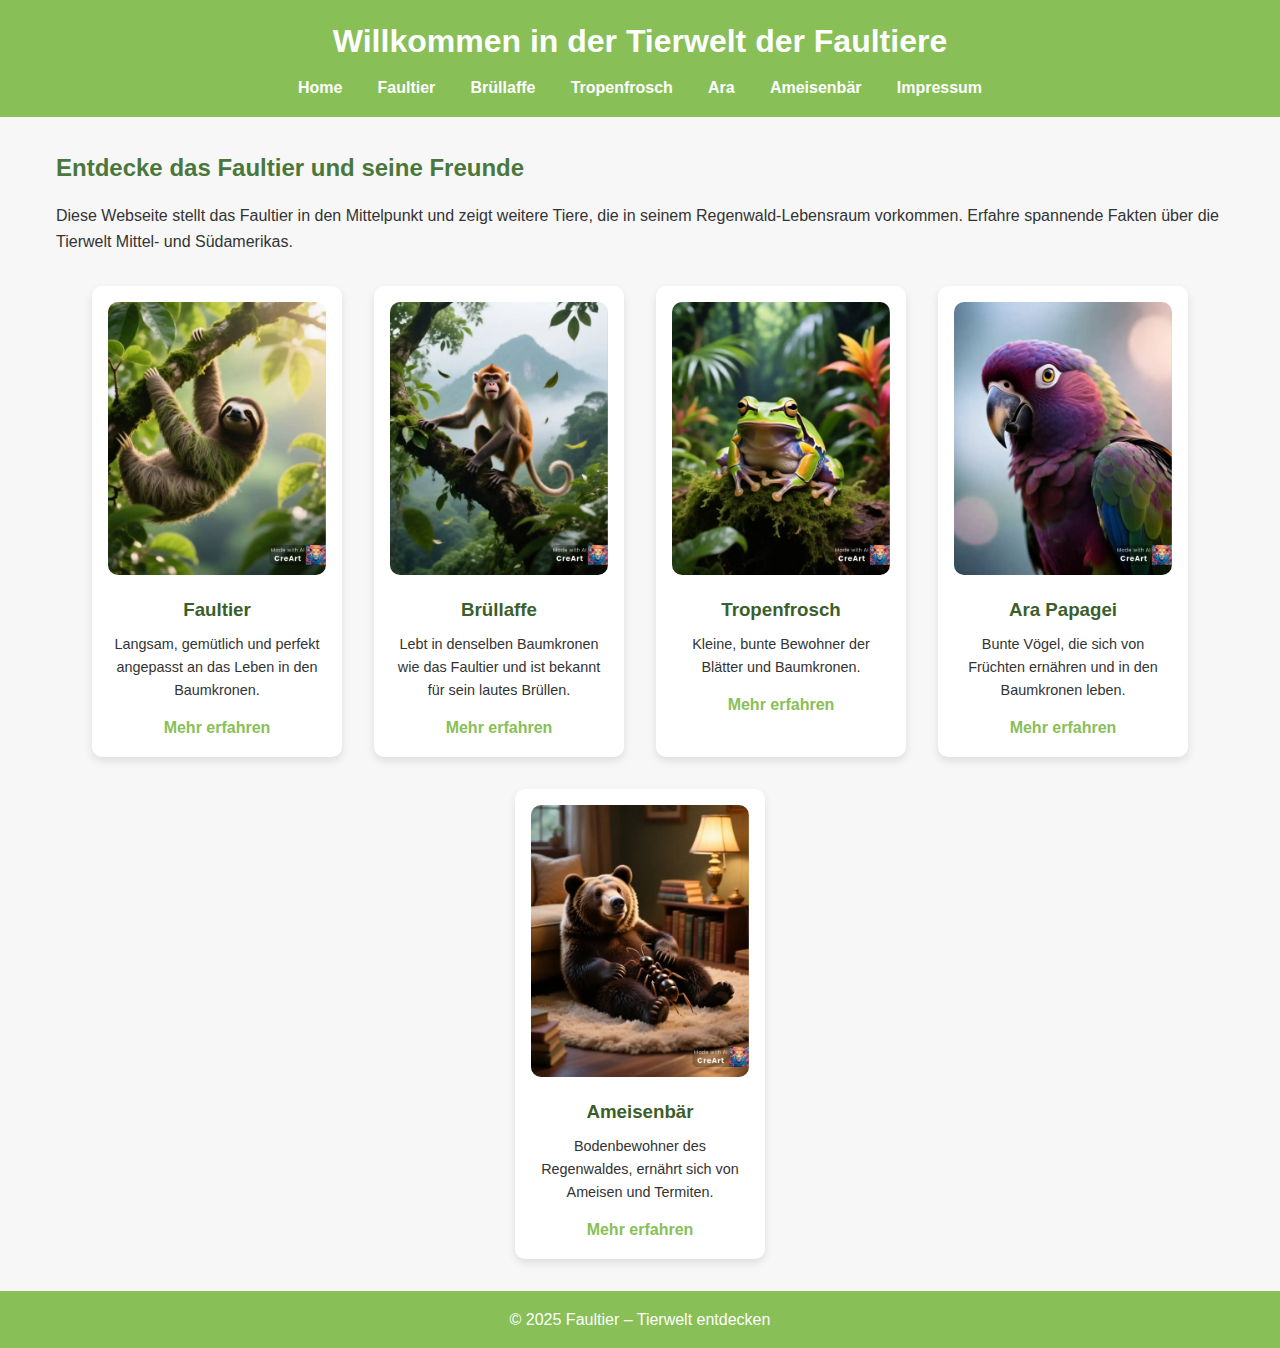
<file: index.html>
<!DOCTYPE html>
<html lang="de">
<head>
    <meta charset="UTF-8">
    <meta name="viewport" content="width=device-width, initial-scale=1.0">
    <title>Faultier – Tierwelt entdecken</title>
    <link rel="stylesheet" href="css/styles.css">
</head>
<body>
<header>
    <h1>Willkommen in der Tierwelt der Faultiere</h1>
    <nav>
        <ul>
            <li><a href="index.html">Home</a></li>
            <li><a href="pages/faultier.html">Faultier</a></li>
            <li><a href="pages/bruellaffe.html">Brüllaffe</a></li>
            <li><a href="pages/tropenfrosch.html">Tropenfrosch</a></li>
            <li><a href="pages/ara.html">Ara</a></li>
            <li><a href="pages/ameisenbaer.html">Ameisenbär</a></li>
            <li><a href="kontakt/impressum.html">Impressum</a></li>
        </ul>
    </nav>
</header>

<main>
    <section>
        <h2>Entdecke das Faultier und seine Freunde</h2>
        <p>Diese Webseite stellt das Faultier in den Mittelpunkt und zeigt weitere Tiere, die in seinem Regenwald-Lebensraum vorkommen. Erfahre spannende Fakten über die Tierwelt Mittel- und Südamerikas.</p>
    </section>

    <section class="cards">
        <div class="card">
            <img src="assets/img/faultier.jpg" alt="Faultier">
            <h3>Faultier</h3>
            <p>Langsam, gemütlich und perfekt angepasst an das Leben in den Baumkronen.</p>
            <a href="pages/faultier.html">Mehr erfahren</a>
        </div>
        <div class="card">
            <img src="assets/img/bruellaffe.jpg" alt="Brüllaffe">
            <h3>Brüllaffe</h3>
            <p>Lebt in denselben Baumkronen wie das Faultier und ist bekannt für sein lautes Brüllen.</p>
            <a href="pages/bruellaffe.html">Mehr erfahren</a>
        </div>
        <div class="card">
            <img src="assets/img/tropenfrosch.jpg" alt="Tropenfrosch">
            <h3>Tropenfrosch</h3>
            <p>Kleine, bunte Bewohner der Blätter und Baumkronen.</p>
            <a href="pages/tropenfrosch.html">Mehr erfahren</a>
        </div>
        <div class="card">
            <img src="assets/img/ara.jpg" alt="Ara Papagei">
            <h3>Ara Papagei</h3>
            <p>Bunte Vögel, die sich von Früchten ernähren und in den Baumkronen leben.</p>
            <a href="pages/ara.html">Mehr erfahren</a>
        </div>
        <div class="card">
            <img src="assets/img/ameisenbaer.jpg" alt="Ameisenbär">
            <h3>Ameisenbär</h3>
            <p>Bodenbewohner des Regenwaldes, ernährt sich von Ameisen und Termiten.</p>
            <a href="pages/ameisenbaer.html">Mehr erfahren</a>
        </div>
    </section>
</main>

<footer>
    <p>&copy; 2025 Faultier – Tierwelt entdecken</p>
</footer>
</body>
</html>
</file>
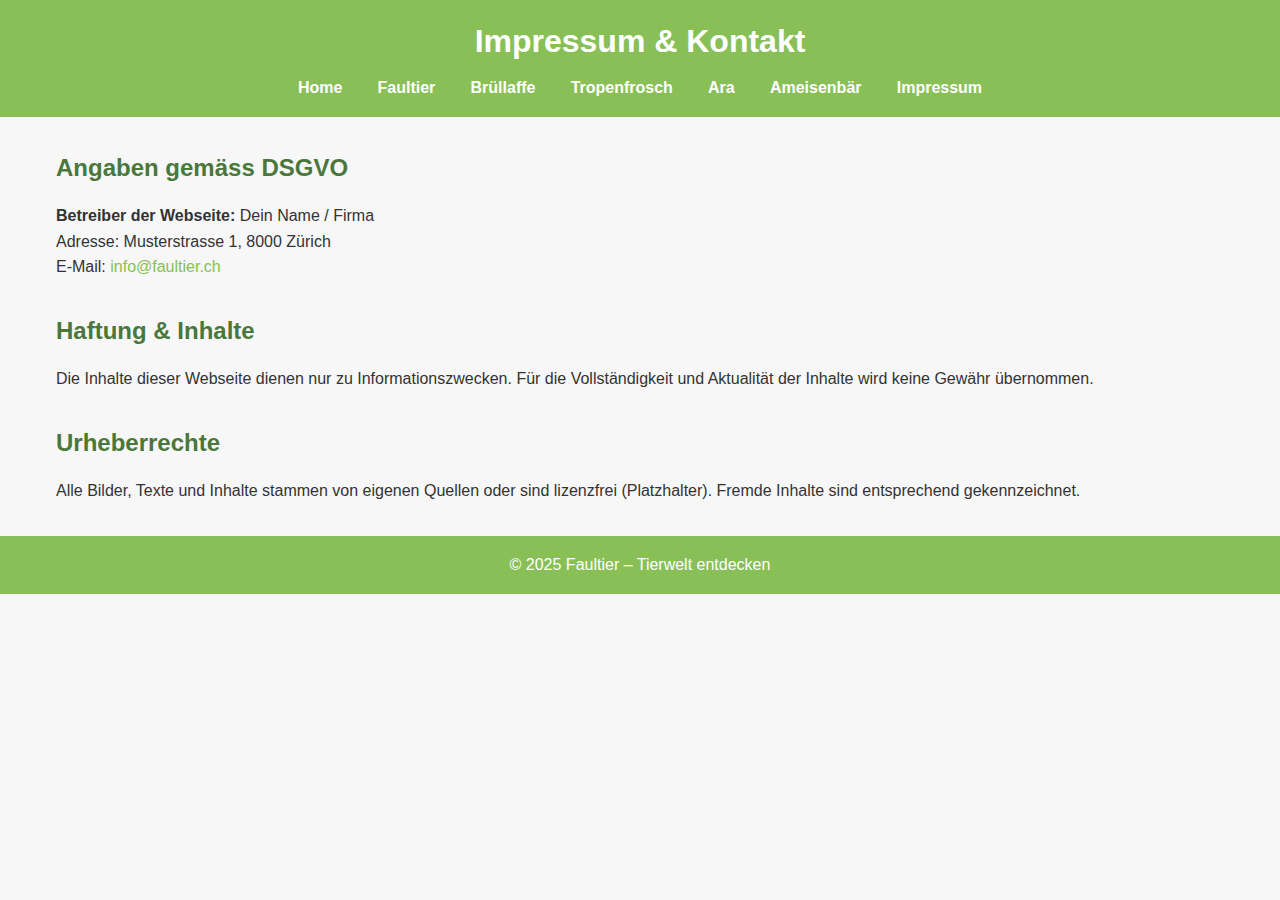
<file: kontakt/impressum.html>
<!DOCTYPE html>
<html lang="de">
<head>
    <meta charset="UTF-8">
    <meta name="viewport" content="width=device-width, initial-scale=1.0">
    <title>Impressum – Faultier</title>
    <link rel="stylesheet" href="../css/styles.css">
</head>
<body>
<header>
    <h1>Impressum & Kontakt</h1>
    <nav>
        <ul>
            <li><a href="../index.html">Home</a></li>
            <li><a href="../pages/faultier.html">Faultier</a></li>
            <li><a href="../pages/bruellaffe.html">Brüllaffe</a></li>
            <li><a href="../pages/tropenfrosch.html">Tropenfrosch</a></li>
            <li><a href="../pages/ara.html">Ara</a></li>
            <li><a href="../pages/ameisenbaer.html">Ameisenbär</a></li>
            <li><a href="impressum.html">Impressum</a></li>
        </ul>
    </nav>
</header>

<main>
    <section>
        <h2>Angaben gemäss DSGVO</h2>
        <p><strong>Betreiber der Webseite:</strong> Dein Name / Firma<br>
        Adresse: Musterstrasse 1, 8000 Zürich<br>
        E-Mail: <a href="mailto:info@faultier.ch">info@faultier.ch</a></p>
    </section>

    <section>
        <h2>Haftung & Inhalte</h2>
        <p>Die Inhalte dieser Webseite dienen nur zu Informationszwecken. Für die Vollständigkeit und Aktualität der Inhalte wird keine Gewähr übernommen.</p>
    </section>

    <section>
        <h2>Urheberrechte</h2>
        <p>Alle Bilder, Texte und Inhalte stammen von eigenen Quellen oder sind lizenzfrei (Platzhalter). Fremde Inhalte sind entsprechend gekennzeichnet.</p>
    </section>
</main>

<footer>
    <p>&copy; 2025 Faultier – Tierwelt entdecken</p>
</footer>
</body>
</html>
</file>
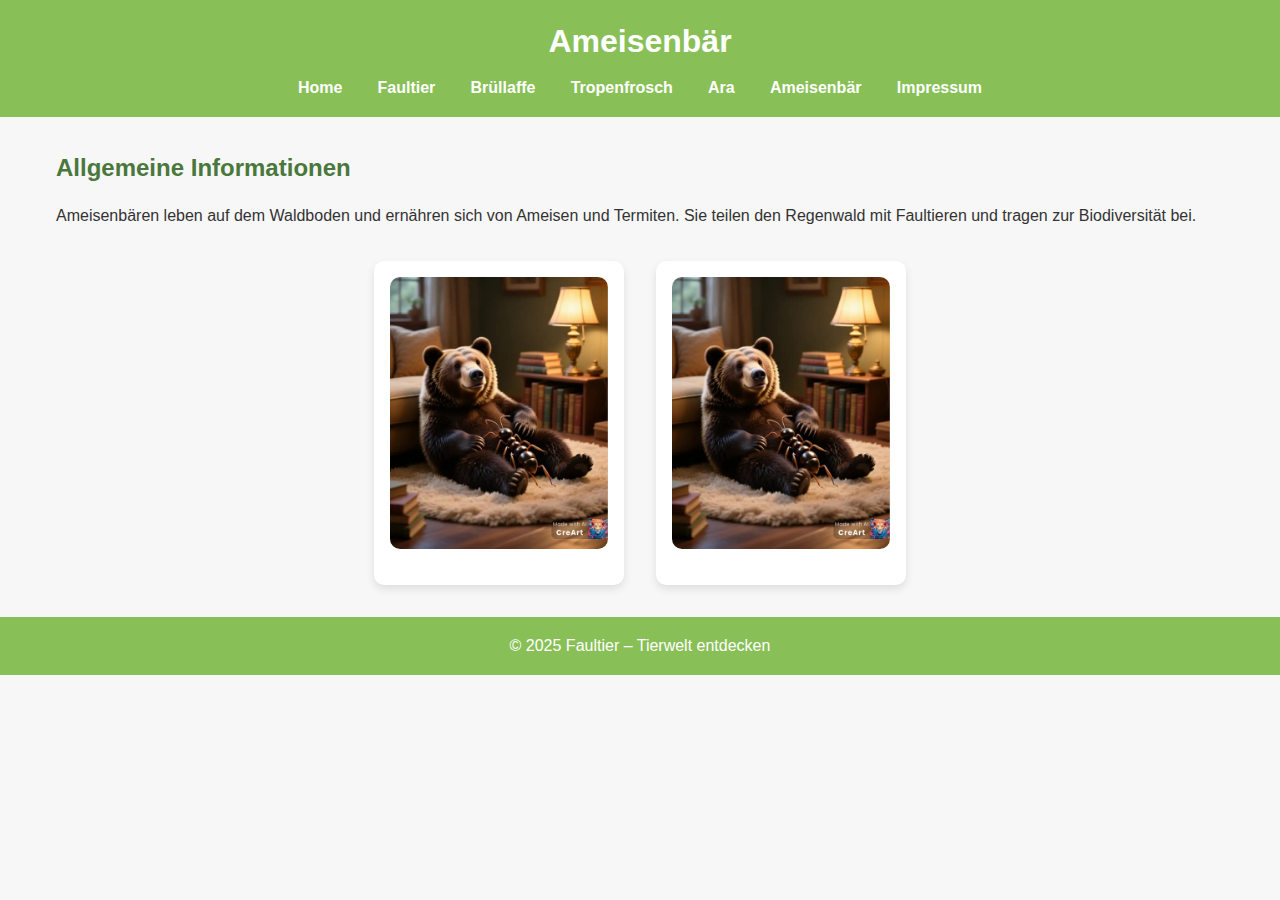
<file: pages/ameisenbaer.html>
<!DOCTYPE html>
<html lang="de">
<head>
    <meta charset="UTF-8">
    <meta name="viewport" content="width=device-width, initial-scale=1.0">
    <title>Ameisenbär – Tierwelt</title>
    <link rel="stylesheet" href="../css/styles.css">
</head>
<body>
<header>
    <h1>Ameisenbär</h1>
    <nav>
        <ul>
            <li><a href="../index.html">Home</a></li>
            <li><a href="faultier.html">Faultier</a></li>
            <li><a href="bruellaffe.html">Brüllaffe</a></li>
            <li><a href="tropenfrosch.html">Tropenfrosch</a></li>
            <li><a href="ara.html">Ara</a></li>
            <li><a href="ameisenbaer.html">Ameisenbär</a></li>
            <li><a href="../kontakt/impressum.html">Impressum</a></li>
        </ul>
    </nav>
</header>

<main>
    <section>
        <h2>Allgemeine Informationen</h2>
        <p>Ameisenbären leben auf dem Waldboden und ernähren sich von Ameisen und Termiten. Sie teilen den Regenwald mit Faultieren und tragen zur Biodiversität bei.</p>
    </section>

    <section class="cards">
        <div class="card">
            <img src="../assets/img/ameisenbaer.jpg" alt="Ameisenbär">
        </div>
        <div class="card">
            <img src="../assets/img/ameisenbaer2.jpg" alt="Ameisenbär beim Fressen">
        </div>
    </section>
</main>

<footer>
    <p>&copy; 2025 Faultier – Tierwelt entdecken</p>
</footer>
</body>
</html>
</file>
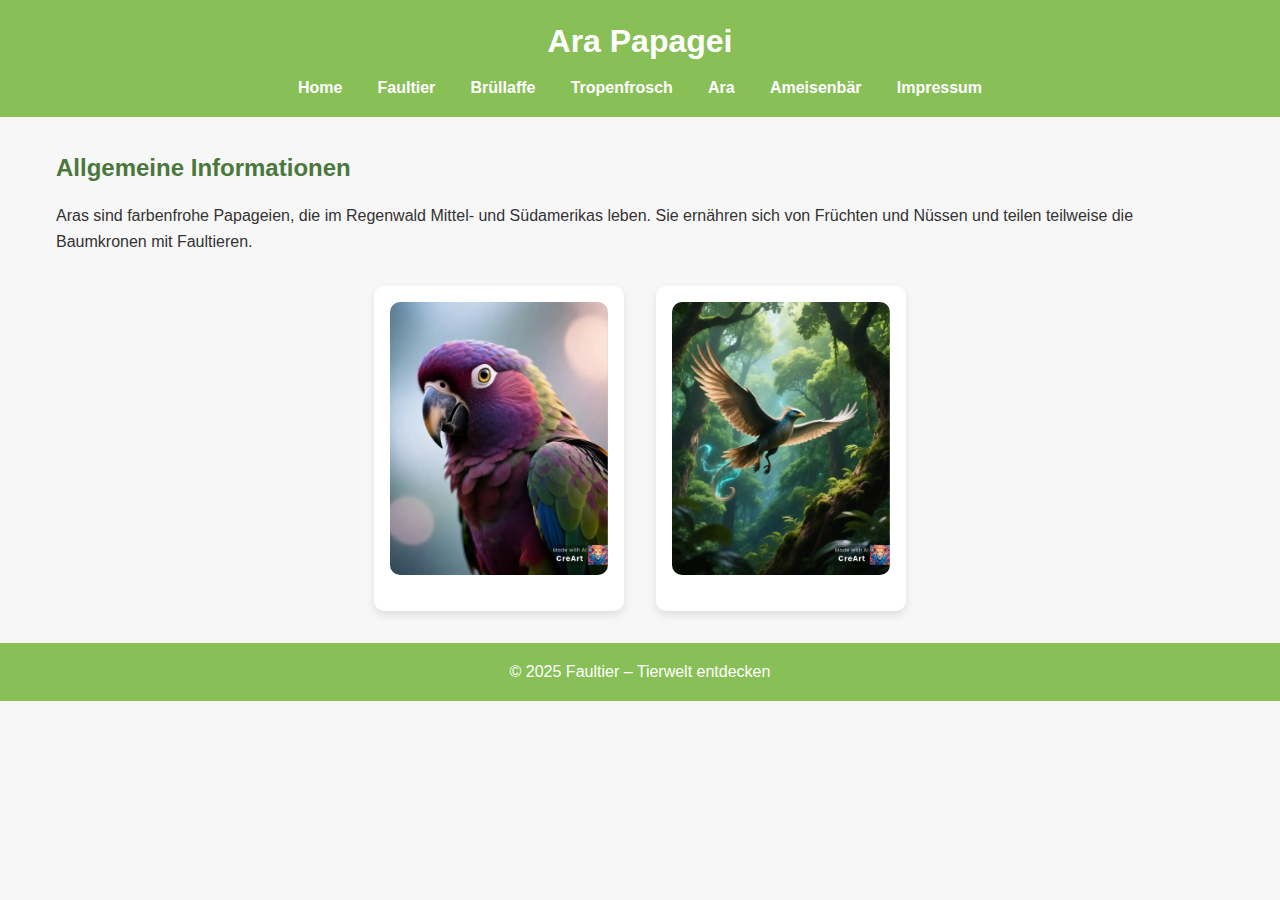
<file: pages/ara.html>
<!DOCTYPE html>
<html lang="de">
<head>
    <meta charset="UTF-8">
    <meta name="viewport" content="width=device-width, initial-scale=1.0">
    <title>Ara – Tierwelt</title>
    <link rel="stylesheet" href="../css/styles.css">
</head>
<body>
<header>
    <h1>Ara Papagei</h1>
    <nav>
        <ul>
            <li><a href="../index.html">Home</a></li>
            <li><a href="faultier.html">Faultier</a></li>
            <li><a href="bruellaffe.html">Brüllaffe</a></li>
            <li><a href="tropenfrosch.html">Tropenfrosch</a></li>
            <li><a href="ara.html">Ara</a></li>
            <li><a href="ameisenbaer.html">Ameisenbär</a></li>
            <li><a href="../kontakt/impressum.html">Impressum</a></li>
        </ul>
    </nav>
</header>

<main>
    <section>
        <h2>Allgemeine Informationen</h2>
        <p>Aras sind farbenfrohe Papageien, die im Regenwald Mittel- und Südamerikas leben. Sie ernähren sich von Früchten und Nüssen und teilen teilweise die Baumkronen mit Faultieren.</p>
    </section>

    <section class="cards">
        <div class="card">
            <img src="../assets/img/ara.jpg" alt="Ara Papagei">
        </div>
        <div class="card">
            <img src="../assets/img/ara2.jpg" alt="Ara in der Baumkrone">
        </div>
    </section>
</main>

<footer>
    <p>&copy; 2025 Faultier – Tierwelt entdecken</p>
</footer>
</body>
</html>
</file>
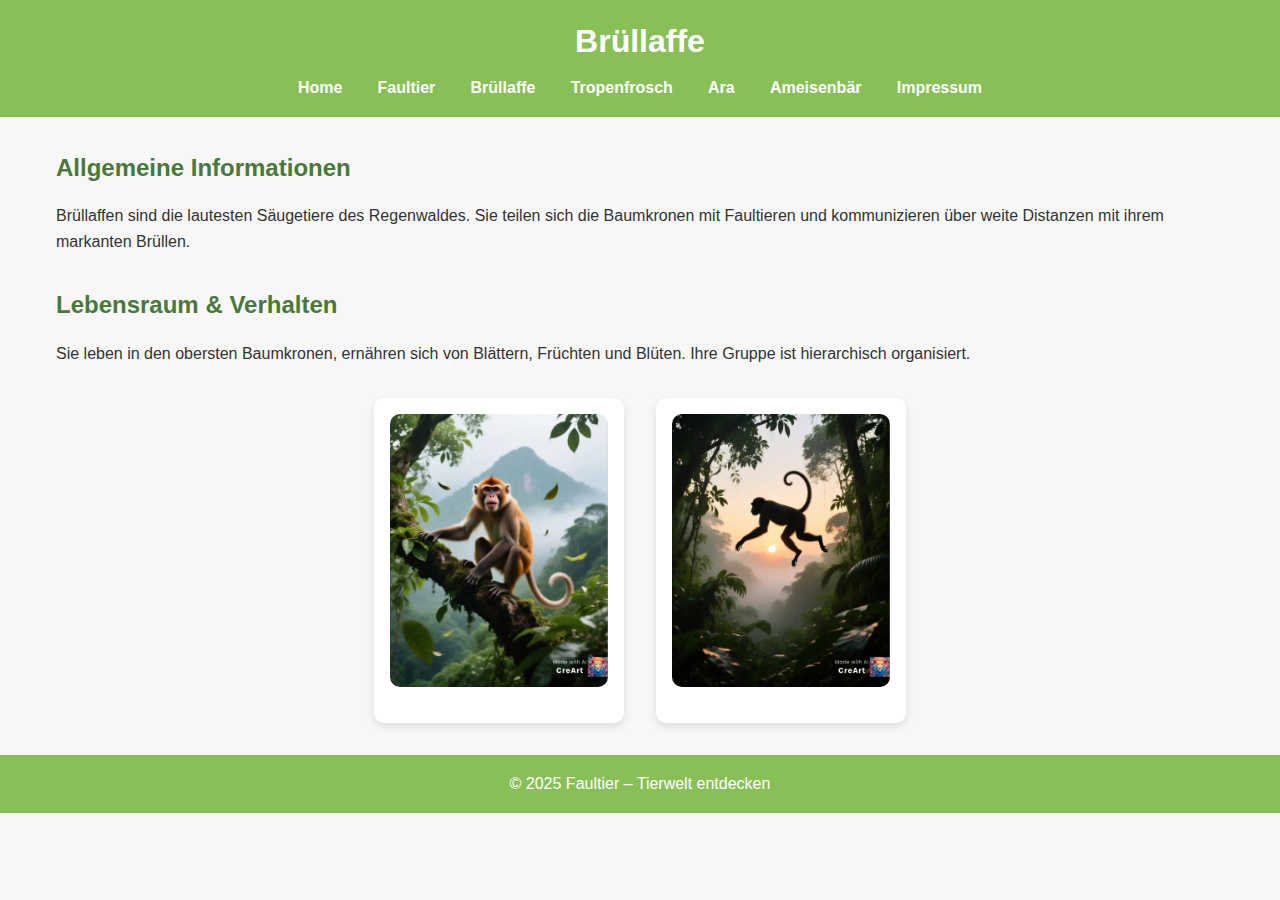
<file: pages/bruellaffe.html>
<!DOCTYPE html>
<html lang="de">
<head>
    <meta charset="UTF-8">
    <meta name="viewport" content="width=device-width, initial-scale=1.0">
    <title>Brüllaffe – Tierwelt</title>
    <link rel="stylesheet" href="../css/styles.css">
</head>
<body>
<header>
    <h1>Brüllaffe</h1>
    <nav>
        <ul>
            <li><a href="../index.html">Home</a></li>
            <li><a href="faultier.html">Faultier</a></li>
            <li><a href="bruellaffe.html">Brüllaffe</a></li>
            <li><a href="tropenfrosch.html">Tropenfrosch</a></li>
            <li><a href="ara.html">Ara</a></li>
            <li><a href="ameisenbaer.html">Ameisenbär</a></li>
            <li><a href="../kontakt/impressum.html">Impressum</a></li>
        </ul>
    </nav>
</header>

<main>
    <section>
        <h2>Allgemeine Informationen</h2>
        <p>Brüllaffen sind die lautesten Säugetiere des Regenwaldes. Sie teilen sich die Baumkronen mit Faultieren und kommunizieren über weite Distanzen mit ihrem markanten Brüllen.</p>
    </section>

    <section>
        <h2>Lebensraum & Verhalten</h2>
        <p>Sie leben in den obersten Baumkronen, ernähren sich von Blättern, Früchten und Blüten. Ihre Gruppe ist hierarchisch organisiert.</p>
    </section>

    <section class="cards">
        <div class="card">
            <img src="../assets/img/bruellaffe.jpg" alt="Brüllaffe im Baum">
        </div>
        <div class="card">
            <img src="../assets/img/bruellaffe2.jpg" alt="Brüllaffe schreit">
        </div>
    </section>
</main>

<footer>
    <p>&copy; 2025 Faultier – Tierwelt entdecken</p>
</footer>
</body>
</html>
</file>
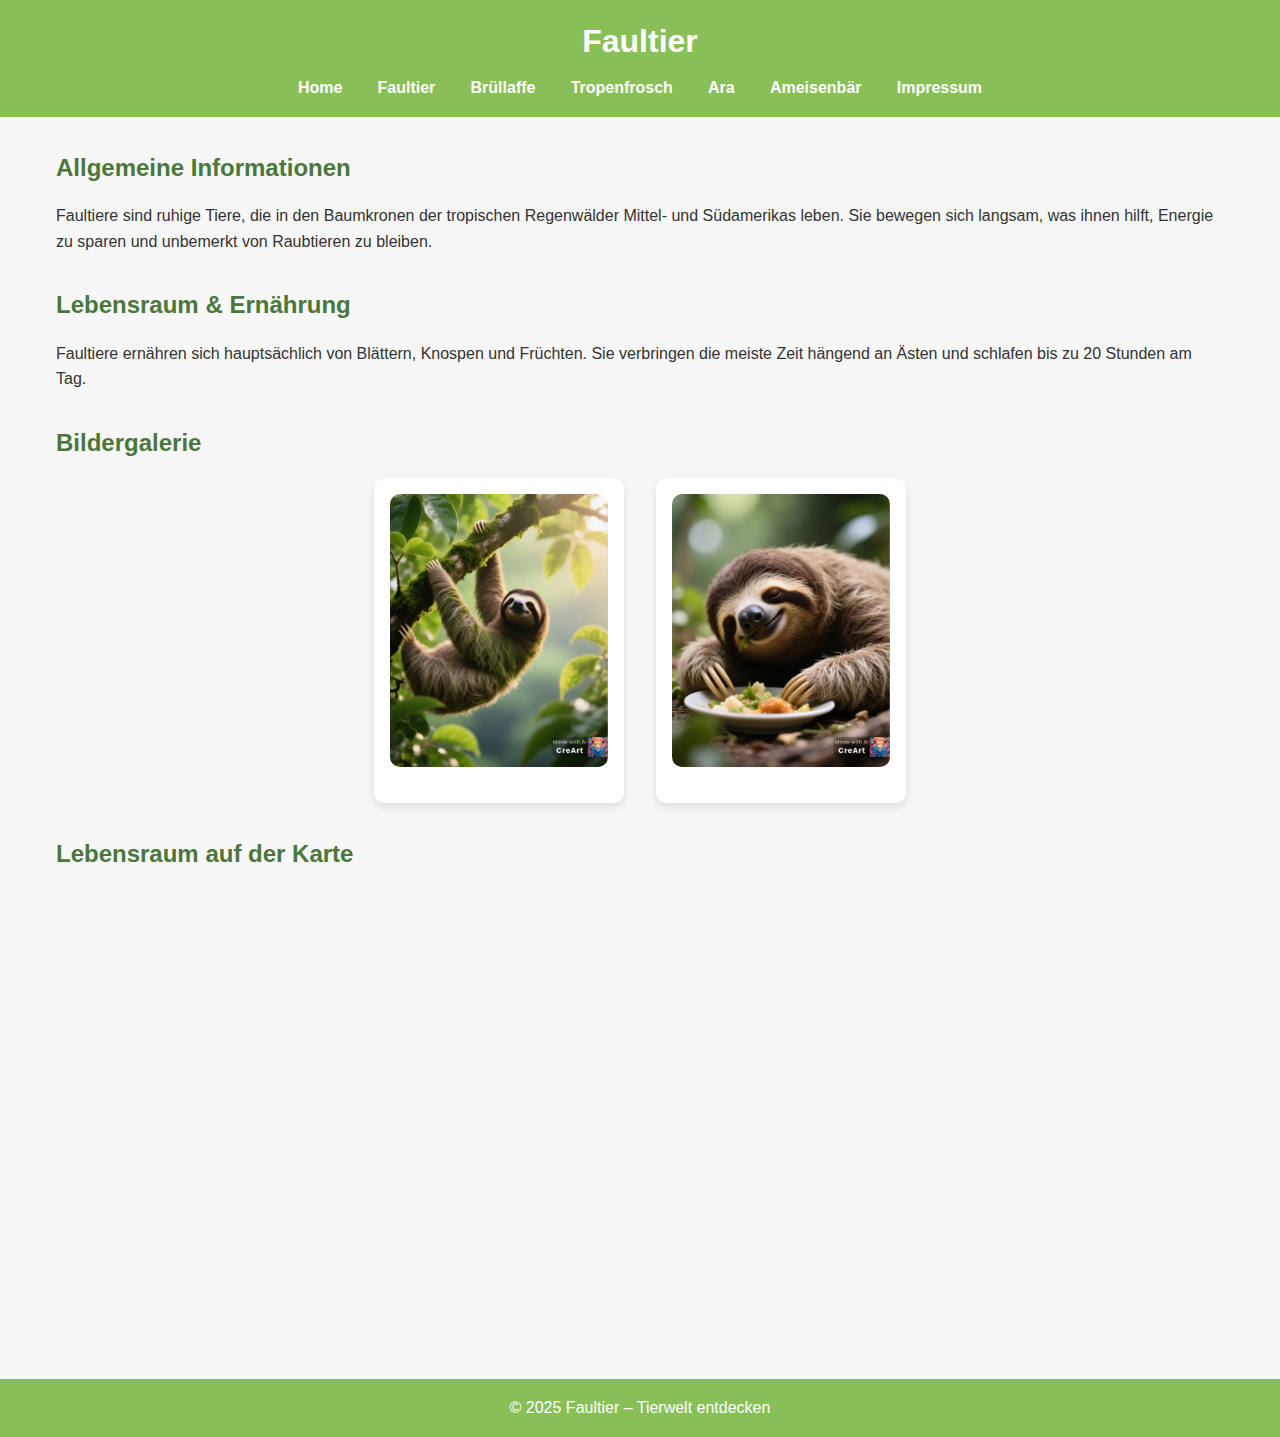
<file: pages/faultier.html>
<!DOCTYPE html>
<html lang="de">
<head>
    <meta charset="UTF-8">
    <meta name="viewport" content="width=device-width, initial-scale=1.0">
    <title>Faultier – Tierwelt</title>
    <link rel="stylesheet" href="../css/styles.css">
</head>
<body>
<header>
    <h1>Faultier</h1>
    <nav>
        <ul>
            <li><a href="../index.html">Home</a></li>
            <li><a href="faultier.html">Faultier</a></li>
            <li><a href="bruellaffe.html">Brüllaffe</a></li>
            <li><a href="tropenfrosch.html">Tropenfrosch</a></li>
            <li><a href="ara.html">Ara</a></li>
            <li><a href="ameisenbaer.html">Ameisenbär</a></li>
            <li><a href="../kontakt/impressum.html">Impressum</a></li>
        </ul>
    </nav>
</header>

<main>
    <section>
        <h2>Allgemeine Informationen</h2>
        <p>Faultiere sind ruhige Tiere, die in den Baumkronen der tropischen Regenwälder Mittel- und Südamerikas leben. Sie bewegen sich langsam, was ihnen hilft, Energie zu sparen und unbemerkt von Raubtieren zu bleiben.</p>
    </section>

    <section>
        <h2>Lebensraum & Ernährung</h2>
        <p>Faultiere ernähren sich hauptsächlich von Blättern, Knospen und Früchten. Sie verbringen die meiste Zeit hängend an Ästen und schlafen bis zu 20 Stunden am Tag.</p>
    </section>

    <section>
        <h2>Bildergalerie</h2>
        <div class="cards">
            <div class="card">
                <img src="../assets/img/faultier.jpg" alt="Faultier im Baum">
            </div>
            <div class="card">
                <img src="../assets/img/faultier2.jpg" alt="Faultier beim Fressen">
            </div>
        </div>
    </section>

    <section>
        <h2>Lebensraum auf der Karte</h2>
        <iframe src="https://www.google.com/maps/embed?pb=!1m18!1m12!1m3!1d12786633.60374143!2d-87.18751104871258!3d3.8519277923220776!2m3!1f0!2f0!3f0!3m2!1i1024!2i768!4f13.1!3m3!1m2!1s0x8f8a6d78d3e59f85%3A0x742de7f18c3d7c4a!2sAmazonas%2C%20S%C3%BCdamerika!5e0!3m2!1sde!2sch!4v1694928641234!5m2!1sde!2sch" width="600" height="450" style="border:0;" allowfullscreen="" loading="lazy"></iframe>
    </section>
</main>

<footer>
    <p>&copy; 2025 Faultier – Tierwelt entdecken</p>
</footer>
</body>
</html>
</file>
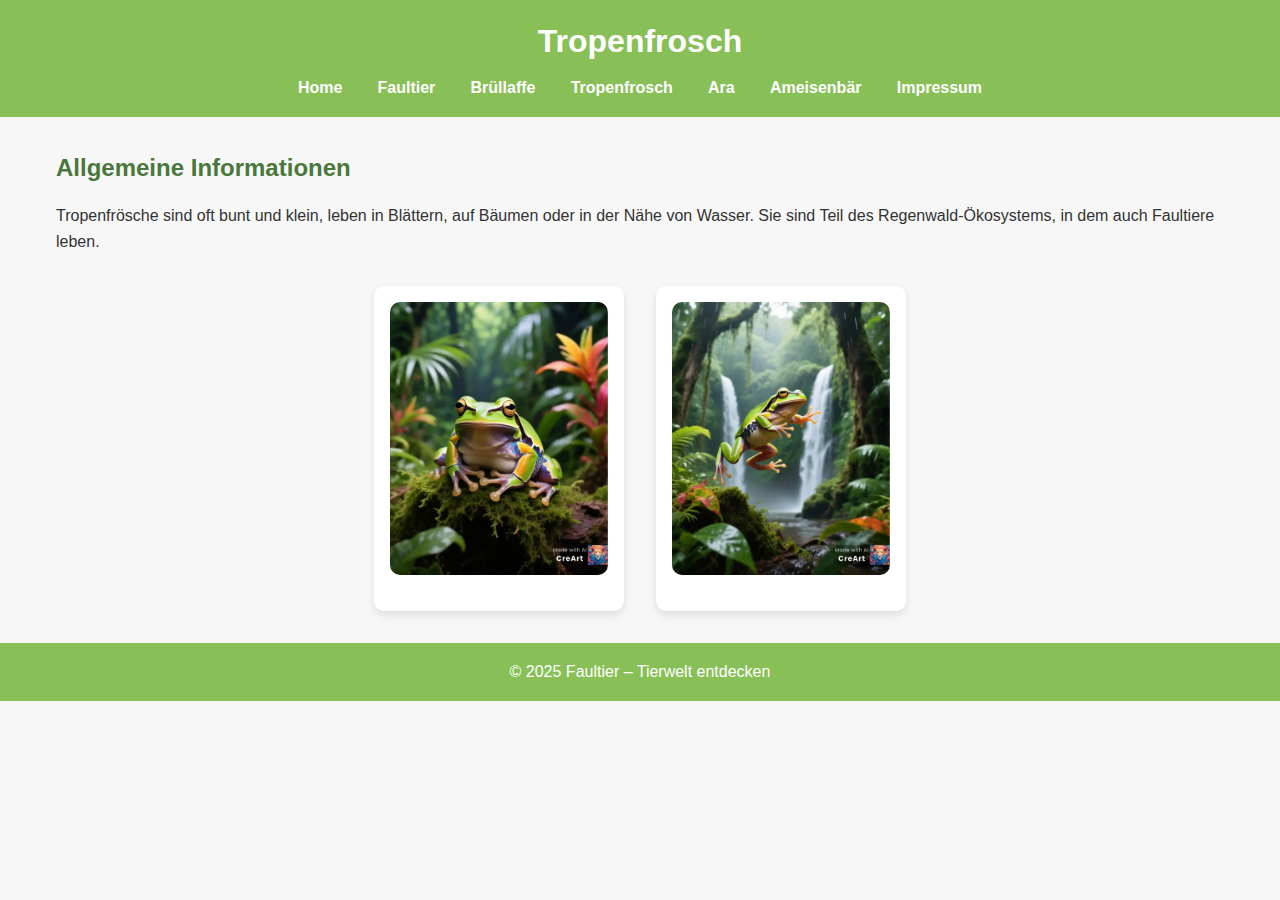
<file: pages/tropenfrosch.html>
<!DOCTYPE html>
<html lang="de">
<head>
    <meta charset="UTF-8">
    <meta name="viewport" content="width=device-width, initial-scale=1.0">
    <title>Tropenfrosch – Tierwelt</title>
    <link rel="stylesheet" href="../css/styles.css">
</head>
<body>
<header>
    <h1>Tropenfrosch</h1>
    <nav>
        <ul>
            <li><a href="../index.html">Home</a></li>
            <li><a href="faultier.html">Faultier</a></li>
            <li><a href="bruellaffe.html">Brüllaffe</a></li>
            <li><a href="tropenfrosch.html">Tropenfrosch</a></li>
            <li><a href="ara.html">Ara</a></li>
            <li><a href="ameisenbaer.html">Ameisenbär</a></li>
            <li><a href="../kontakt/impressum.html">Impressum</a></li>
        </ul>
    </nav>
</header>

<main>
    <section>
        <h2>Allgemeine Informationen</h2>
        <p>Tropenfrösche sind oft bunt und klein, leben in Blättern, auf Bäumen oder in der Nähe von Wasser. Sie sind Teil des Regenwald-Ökosystems, in dem auch Faultiere leben.</p>
    </section>

    <section class="cards">
        <div class="card">
            <img src="../assets/img/tropenfrosch.jpg" alt="Bunter Tropenfrosch">
        </div>
        <div class="card">
            <img src="../assets/img/tropenfrosch2.jpg" alt="Tropenfrosch auf Blatt">
        </div>
    </section>
</main>

<footer>
    <p>&copy; 2025 Faultier – Tierwelt entdecken</p>
</footer>
</body>
</html>
</file>
<file: css/styles.css>
/* ================================
   Basisreset
================================ */
* {
    margin: 0;
    padding: 0;
    box-sizing: border-box;
}

body {
    font-family: 'Arial', sans-serif;
    line-height: 1.6;
    background-color: #f7f7f7;
    color: #333;
}

/* ================================
   Header & Navigation
================================ */
header {
    background-color: #88c057;
    padding: 1rem 2rem;
    text-align: center;
}

header h1 {
    color: white;
    margin-bottom: 0.5rem;
}

nav ul {
    list-style: none;
    display: flex;
    justify-content: center;
    flex-wrap: wrap;
    gap: 1rem;
}

nav a {
    text-decoration: none;
    color: white;
    font-weight: bold;
    padding: 0.3rem 0.6rem;
    border-radius: 5px;
    transition: background 0.3s;
}

nav a:hover {
    background-color: rgba(255, 255, 255, 0.2);
}

/* ================================
   Main Content & Sections
================================ */
main {
    max-width: 1200px;
    margin: 2rem auto;
    padding: 0 1rem;
}

section {
    margin-bottom: 2rem;
}

h2 {
    margin-bottom: 1rem;
    color: #4a773c;
}

/* ================================
   Karten & Galerien
================================ */
.cards {
    display: flex;
    flex-wrap: wrap;
    gap: 2rem;
    justify-content: center;
}

.card {
    background-color: white;
    border-radius: 10px;
    box-shadow: 0 4px 8px rgba(0,0,0,0.1);
    width: 250px;
    text-align: center;
    padding: 1rem;
    transition: transform 0.3s, box-shadow 0.3s;
}

.card img {
    max-width: 100%;
    border-radius: 10px;
    margin-bottom: 0.8rem;
}

.card h3 {
    margin-bottom: 0.5rem;
    color: #3b5f2b;
}

.card p {
    font-size: 0.9rem;
    margin-bottom: 0.8rem;
}

.card a {
    text-decoration: none;
    color: #88c057;
    font-weight: bold;
    transition: color 0.3s;
}

.card a:hover {
    color: #4a773c;
}

.card:hover {
    transform: translateY(-5px);
    box-shadow: 0 8px 16px rgba(0,0,0,0.2);
}

/* ================================
   Footer
================================ */
footer {
    background-color: #88c057;
    color: white;
    text-align: center;
    padding: 1rem 2rem;
    margin-top: 2rem;
}

/* ================================
   Tabellen (optional)
================================ */
table {
    width: 100%;
    border-collapse: collapse;
    margin-bottom: 2rem;
}

table, th, td {
    border: 1px solid #ccc;
}

th, td {
    padding: 0.5rem;
    text-align: left;
}

/* ================================
   Links
================================ */
a {
    color: #88c057;
    text-decoration: none;
}

a:hover {
    text-decoration: underline;
}

/* ================================
   Responsive Design
================================ */
@media (max-width: 768px) {
    .cards {
        flex-direction: column;
        align-items: center;
    }

    nav ul {
        flex-direction: column;
        gap: 0.5rem;
    }
}
</file>
